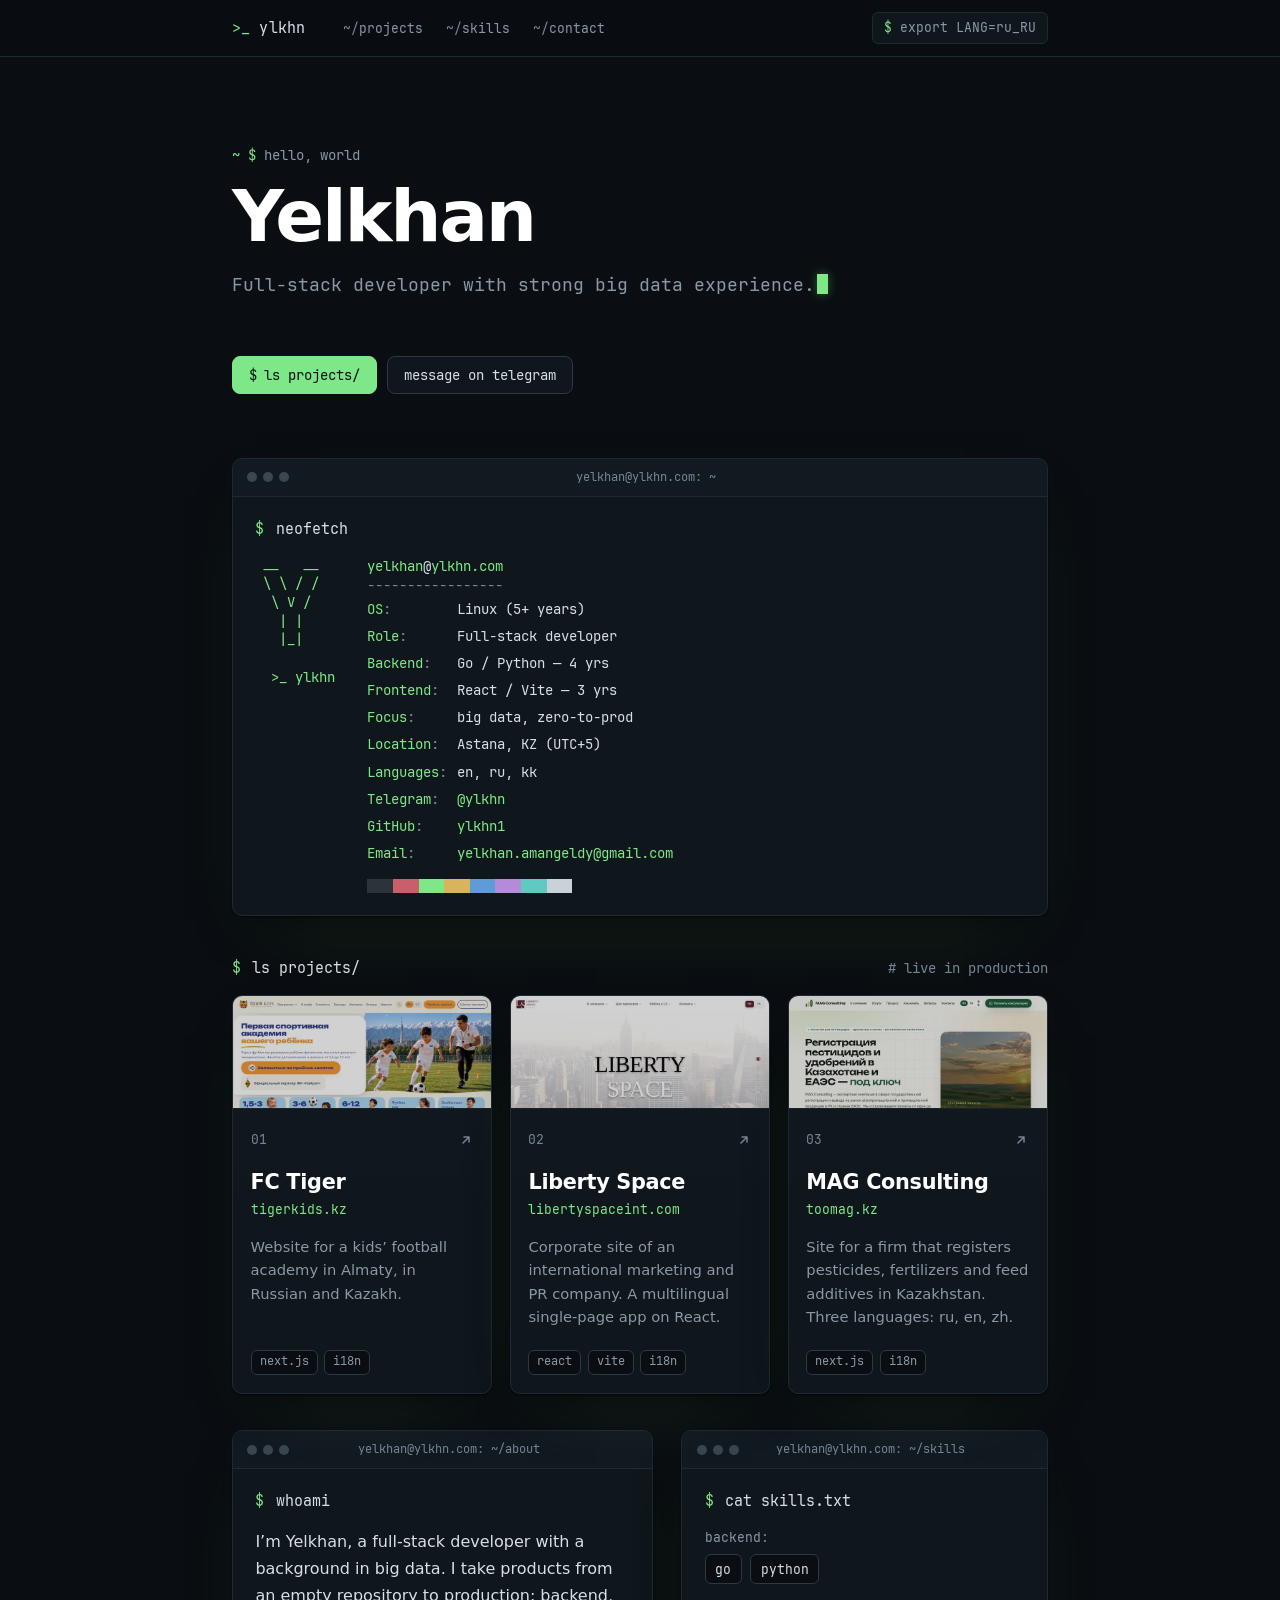
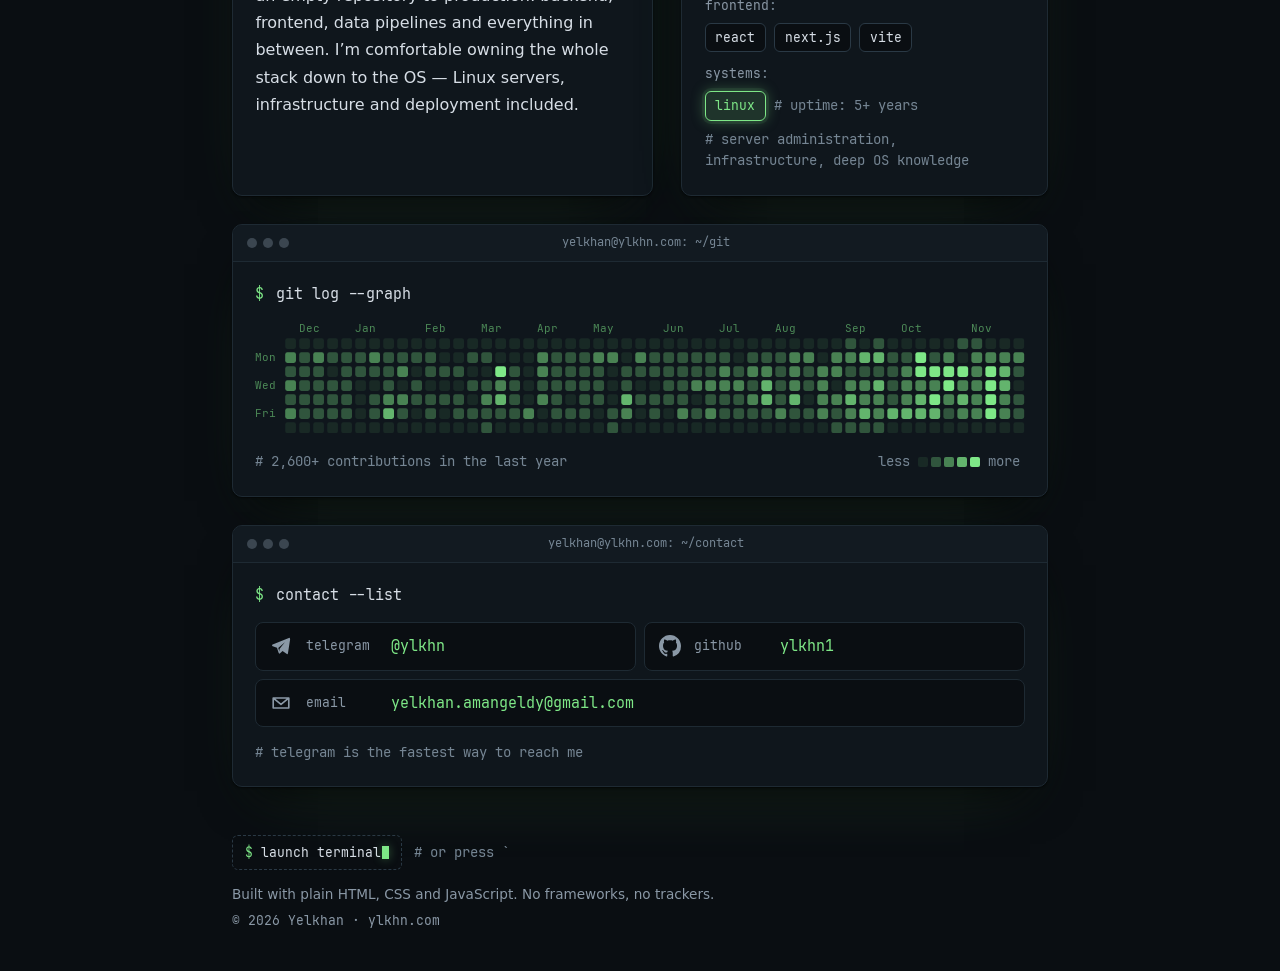
<file: index.html>
<!doctype html>
<html lang="en">
<head>
  <meta charset="utf-8">
  <meta name="viewport" content="width=device-width, initial-scale=1">
  <title>yelkhan@ylkhn.com: ~</title>
  <meta name="description" content="Yelkhan — full-stack developer with strong big data experience. Go, Python, React, advanced Linux. Builds projects from zero to production.">
  <meta name="color-scheme" content="dark">
  <meta name="theme-color" content="#0a0e12">
  <link rel="canonical" href="https://ylkhn.com/">

  <meta property="og:type" content="website">
  <meta property="og:url" content="https://ylkhn.com/">
  <meta property="og:site_name" content="ylkhn.com">
  <meta property="og:title" content="Yelkhan — Full-stack developer">
  <meta property="og:description" content="Full-stack developer with strong big data experience. Go, Python, React, advanced Linux. Builds projects from zero to production.">
  <meta property="og:image" content="https://ylkhn.com/og.png">
  <meta property="og:image:width" content="1200">
  <meta property="og:image:height" content="630">
  <meta property="og:image:alt" content="yelkhan@ylkhn.com:~$ whoami — Full-stack developer">
  <meta name="twitter:card" content="summary_large_image">
  <meta name="twitter:title" content="Yelkhan — Full-stack developer">
  <meta name="twitter:description" content="Full-stack developer with strong big data experience. Go, Python, React, advanced Linux.">
  <meta name="twitter:image" content="https://ylkhn.com/og.png">

  <link rel="icon" href="/favicon.svg" type="image/svg+xml">
  <link rel="apple-touch-icon" href="/apple-touch-icon.png">

  <link rel="preload" href="/assets/fonts/JetBrainsMono-Regular.woff2" as="font" type="font/woff2" crossorigin>
  <link rel="stylesheet" href="/assets/css/style.css">
</head>
<body>
  <a class="skip-link" href="#main" data-i18n="skip">Skip to content</a>

  <header class="site-header">
    <div class="site-header-in">
      <a class="brand mono" href="/" aria-label="ylkhn.com — home">
        <span class="brand-prompt" aria-hidden="true">&gt;_</span> ylkhn
      </a>
      <nav class="site-nav mono" aria-label="Sections">
        <a href="#projects" data-i18n="navProjects">projects</a>
        <a href="#skills" data-i18n="navSkills">skills</a>
        <a href="#contact" data-i18n="navContact">contact</a>
      </nav>
      <button type="button" class="lang-btn mono" id="lang-btn" aria-label="export LANG=ru_RU — Switch to Russian" lang="en">
        <span class="prompt" aria-hidden="true">$</span> <span id="lang-cmd">export LANG=ru_RU</span>
      </button>
    </div>
  </header>

  <main id="main">
    <section class="hero" aria-labelledby="name">
      <p class="hero-eyebrow mono"><span class="prompt" aria-hidden="true">~ $</span> <span data-i18n="eyebrow">hello, world</span></p>
      <h1 id="name" class="hero-name" data-i18n="name">Yelkhan</h1>
      <p class="hero-role mono">
        <span class="role-ghost" id="role-text" data-i18n="role">Full-stack developer with strong big data experience. Builds projects from zero to production.</span>
        <span class="role-typed" aria-hidden="true"><span class="typed" id="role-typed"></span><span class="cursor"></span></span>
      </p>
      <p class="hero-cta mono">
        <a class="btn btn-primary" href="#projects"><span aria-hidden="true">$</span> <span data-i18n="ctaProjects">ls projects/</span></a>
        <a class="btn" href="https://t.me/ylkhn" target="_blank" rel="noopener me" data-i18n="ctaContact">message on telegram</a>
      </p>
    </section>

    <!-- neofetch: main about block -->
    <section class="term" aria-labelledby="h-neofetch">
      <div class="term-bar" aria-hidden="true">
        <span class="dots"><i></i><i></i><i></i></span>
        <span class="term-title mono">yelkhan@ylkhn.com: ~</span>
      </div>
      <div class="term-body">
        <h2 id="h-neofetch" class="cmd mono"><span class="prompt" aria-hidden="true">$</span> neofetch</h2>
        <div class="nf mono">
          <pre class="nf-logo" aria-hidden="true"> __   __
 \ \ / /
  \ V /
   | |
   |_|

  &gt;_ ylkhn</pre>
          <div class="nf-info">
            <p class="nf-head"><span class="nf-user">yelkhan</span>@<span class="nf-user">ylkhn.com</span></p>
            <p class="nf-rule" aria-hidden="true">-----------------</p>
            <dl class="nf-list">
              <div><dt data-nf-l="0">OS</dt><dd data-nf-v="0">Linux (5+ years)</dd></div>
              <div><dt data-nf-l="1">Role</dt><dd data-nf-v="1">Full-stack developer</dd></div>
              <div><dt data-nf-l="2">Backend</dt><dd data-nf-v="2">Go / Python — 4 yrs</dd></div>
              <div><dt data-nf-l="3">Frontend</dt><dd data-nf-v="3">React / Vite — 3 yrs</dd></div>
              <div><dt data-nf-l="4">Focus</dt><dd data-nf-v="4">big data, zero-to-prod</dd></div>
              <div><dt data-nf-l="5">Location</dt><dd data-nf-v="5">Astana, KZ (UTC+5)</dd></div>
              <div><dt data-nf-l="6">Languages</dt><dd data-nf-v="6">en, ru, kk</dd></div>
              <div><dt>Telegram</dt><dd><a href="https://t.me/ylkhn" target="_blank" rel="noopener me">@ylkhn</a></dd></div>
              <div><dt>GitHub</dt><dd><a href="https://github.com/ylkhn1" target="_blank" rel="noopener me">ylkhn1</a></dd></div>
              <div><dt>Email</dt><dd><a href="mailto:yelkhan.amangeldy@gmail.com" rel="me">yelkhan.amangeldy@gmail.com</a></dd></div>
            </dl>
            <div class="nf-palette" aria-hidden="true">
              <i></i><i></i><i></i><i></i><i></i><i></i><i></i><i></i>
            </div>
          </div>
        </div>
      </div>
    </section>

    <!-- projects: text lives in STRINGS (p1..p3) in assets/js/main.js -->
    <section class="projects" id="projects" aria-labelledby="h-projects">
      <div class="section-head">
        <h2 id="h-projects" class="cmd mono"><span class="prompt" aria-hidden="true">$</span> ls projects/</h2>
        <span class="comment mono" data-i18n="projectsNote"># live in production</span>
      </div>
      <ul class="project-grid">
        <li>
          <a class="project" href="https://tigerkids.kz" target="_blank" rel="noopener">
            <img class="project-shot" src="/assets/projects/tigerkids.webp" width="720" height="315" alt="" loading="lazy" decoding="async">
            <span class="project-top mono"><span class="project-num" aria-hidden="true">01</span><svg class="project-arrow" viewBox="0 0 16 16" width="16" height="16" aria-hidden="true" focusable="false"><path fill="none" stroke="currentColor" stroke-width="1.5" stroke-linecap="round" stroke-linejoin="round" d="M5 11 11 5M6 5h5v5"/></svg></span>
            <span class="project-name">FC Tiger</span>
            <span class="project-url mono">tigerkids.kz</span>
            <span class="project-desc" data-i18n="p1">Website for a kids’ football academy in Almaty, in Russian and Kazakh.</span>
            <span class="project-tags"><span class="chip">next.js</span><span class="chip">i18n</span></span>
          </a>
        </li>
        <li>
          <a class="project" href="https://libertyspaceint.com" target="_blank" rel="noopener">
            <img class="project-shot" src="/assets/projects/libertyspace.webp" width="720" height="315" alt="" loading="lazy" decoding="async">
            <span class="project-top mono"><span class="project-num" aria-hidden="true">02</span><svg class="project-arrow" viewBox="0 0 16 16" width="16" height="16" aria-hidden="true" focusable="false"><path fill="none" stroke="currentColor" stroke-width="1.5" stroke-linecap="round" stroke-linejoin="round" d="M5 11 11 5M6 5h5v5"/></svg></span>
            <span class="project-name">Liberty Space</span>
            <span class="project-url mono">libertyspaceint.com</span>
            <span class="project-desc" data-i18n="p2">Corporate site of an international marketing and PR company. A multilingual single-page app on React.</span>
            <span class="project-tags"><span class="chip">react</span><span class="chip">vite</span><span class="chip">i18n</span></span>
          </a>
        </li>
        <li>
          <a class="project" href="https://toomag.kz" target="_blank" rel="noopener">
            <img class="project-shot" src="/assets/projects/toomag.webp" width="720" height="315" alt="" loading="lazy" decoding="async">
            <span class="project-top mono"><span class="project-num" aria-hidden="true">03</span><svg class="project-arrow" viewBox="0 0 16 16" width="16" height="16" aria-hidden="true" focusable="false"><path fill="none" stroke="currentColor" stroke-width="1.5" stroke-linecap="round" stroke-linejoin="round" d="M5 11 11 5M6 5h5v5"/></svg></span>
            <span class="project-name">MAG Consulting</span>
            <span class="project-url mono">toomag.kz</span>
            <span class="project-desc" data-i18n="p3">Site for a firm that registers pesticides, fertilizers and feed additives in Kazakhstan. Three languages: ru, en, zh.</span>
            <span class="project-tags"><span class="chip">next.js</span><span class="chip">i18n</span></span>
          </a>
        </li>
      </ul>
    </section>

    <div class="duo">
      <section class="term" aria-labelledby="h-whoami">
        <div class="term-bar" aria-hidden="true">
          <span class="dots"><i></i><i></i><i></i></span>
          <span class="term-title mono">yelkhan@ylkhn.com: ~/about</span>
        </div>
        <div class="term-body">
          <h2 id="h-whoami" class="cmd mono"><span class="prompt" aria-hidden="true">$</span> whoami</h2>
          <p class="out" data-i18n="whoami">I’m Yelkhan, a full-stack developer with a background in big data. I take products from an empty repository to production: backend, frontend, data pipelines and everything in between. I’m comfortable owning the whole stack down to the OS — Linux servers, infrastructure and deployment included.</p>
        </div>
      </section>

      <section class="term" id="skills" aria-labelledby="h-skills">
        <div class="term-bar" aria-hidden="true">
          <span class="dots"><i></i><i></i><i></i></span>
          <span class="term-title mono">yelkhan@ylkhn.com: ~/skills</span>
        </div>
        <div class="term-body">
          <h2 id="h-skills" class="cmd mono"><span class="prompt" aria-hidden="true">$</span> cat skills.txt</h2>
          <dl class="skills">
            <div class="skill-row">
              <dt class="mono" data-i18n="backend">Backend</dt>
              <dd><span class="chip">go</span><span class="chip">python</span></dd>
            </div>
            <div class="skill-row">
              <dt class="mono" data-i18n="frontend">Frontend</dt>
              <dd><span class="chip">react</span><span class="chip">next.js</span><span class="chip">vite</span></dd>
            </div>
            <div class="skill-row">
              <dt class="mono" data-i18n="systems">Systems</dt>
              <dd>
                <span class="chip chip-accent">linux</span>
                <span class="comment mono chip-note" data-i18n="linuxUptime"># uptime: 5+ years</span>
                <span class="comment mono" data-i18n="linuxNote"># server administration, infrastructure, deep OS knowledge</span>
              </dd>
            </div>
          </dl>
        </div>
      </section>
    </div>

    <!-- github contribution calendar: assets/contributions.svg, regenerated daily by .github/workflows/contributions.yml -->
    <section class="term" aria-labelledby="h-contrib">
      <div class="term-bar" aria-hidden="true">
        <span class="dots"><i></i><i></i><i></i></span>
        <span class="term-title mono">yelkhan@ylkhn.com: ~/git</span>
      </div>
      <div class="term-body">
        <h2 id="h-contrib" class="cmd mono"><span class="prompt" aria-hidden="true">$</span> git log --graph</h2>
        <div class="contrib" id="contrib" data-src="/assets/contributions.svg">
          <noscript><img class="contrib-img" src="/assets/contributions.svg" width="714" height="104" alt="GitHub contribution calendar for the last year"></noscript>
        </div>
        <p class="contrib-foot mono">
          <span class="comment" id="contrib-caption"># GitHub contributions in the last year</span>
          <span class="contrib-legend comment" aria-hidden="true">
            <span data-i18n="less">less</span><i></i><i></i><i></i><i></i><i></i><span data-i18n="more">more</span>
          </span>
        </p>
      </div>
    </section>

    <section class="term" id="contact" aria-labelledby="h-contact">
      <div class="term-bar" aria-hidden="true">
        <span class="dots"><i></i><i></i><i></i></span>
        <span class="term-title mono">yelkhan@ylkhn.com: ~/contact</span>
      </div>
      <div class="term-body">
        <h2 id="h-contact" class="cmd mono"><span class="prompt" aria-hidden="true">$</span> contact --list</h2>
        <ul class="contacts">
          <li>
            <a class="contact-link" href="https://t.me/ylkhn" target="_blank" rel="noopener me" aria-label="Telegram: @ylkhn">
              <svg class="icon" viewBox="0 0 24 24" width="22" height="22" aria-hidden="true" focusable="false"><path fill="currentColor" d="M21.6 3.3a1 1 0 0 0-1.06-.16L2.9 10.34a1.02 1.02 0 0 0 .1 1.92l4.6 1.53 1.78 5.7a1 1 0 0 0 1.66.4l2.65-2.55 4.34 3.2a1 1 0 0 0 1.57-.6l2.35-15.4a1 1 0 0 0-.35-.94ZM9.3 14.02l6.9-6.24-5.62 7.32a1 1 0 0 0-.2.55l-.16 2.45-1.03-3.3a1 1 0 0 1 .11-.78Z"/></svg>
              <span class="contact-label mono">telegram</span>
              <span class="contact-value mono">@ylkhn</span>
            </a>
          </li>
          <li>
            <a class="contact-link" href="https://github.com/ylkhn1" target="_blank" rel="noopener me" aria-label="GitHub: ylkhn1">
              <svg class="icon" viewBox="0 0 16 16" width="22" height="22" aria-hidden="true" focusable="false"><path fill="currentColor" d="M8 0C3.58 0 0 3.58 0 8c0 3.54 2.29 6.53 5.47 7.59.4.07.55-.17.55-.38 0-.19-.01-.82-.01-1.49-2.01.37-2.53-.49-2.69-.94-.09-.23-.48-.94-.82-1.13-.28-.15-.68-.52-.01-.53.63-.01 1.08.58 1.23.82.72 1.21 1.87.87 2.33.66.07-.52.28-.87.51-1.07-1.78-.2-3.64-.89-3.64-3.95 0-.87.31-1.59.82-2.15-.08-.2-.36-1.02.08-2.12 0 0 .67-.21 2.2.82.64-.18 1.32-.27 2-.27.68 0 1.36.09 2 .27 1.53-1.04 2.2-.82 2.2-.82.44 1.1.16 1.92.08 2.12.51.56.82 1.27.82 2.15 0 3.07-1.87 3.75-3.65 3.95.29.25.54.73.54 1.48 0 1.07-.01 1.93-.01 2.2 0 .21.15.46.55.38A8.01 8.01 0 0 0 16 8c0-4.42-3.58-8-8-8Z"/></svg>
              <span class="contact-label mono">github</span>
              <span class="contact-value mono">ylkhn1</span>
            </a>
          </li>
          <li>
            <a class="contact-link" href="mailto:yelkhan.amangeldy@gmail.com" rel="me" aria-label="Email: yelkhan.amangeldy@gmail.com">
              <svg class="icon" viewBox="0 0 24 24" width="22" height="22" aria-hidden="true" focusable="false"><path fill="none" stroke="currentColor" stroke-width="1.8" stroke-linecap="round" stroke-linejoin="round" d="M3.5 6.5h17v11h-17zM4 7l8 6.5L20 7"/></svg>
              <span class="contact-label mono">email</span>
              <span class="contact-value mono">yelkhan.amangeldy@gmail.com</span>
            </a>
          </li>
        </ul>
        <p class="comment mono" data-i18n="contactNote"># telegram is the fastest way to reach me</p>
      </div>
    </section>
  </main>

  <footer class="site-footer">
    <p class="launch-row mono">
      <button type="button" class="launch mono" id="tty-open">
        <span class="prompt" aria-hidden="true">$</span> <span data-i18n="launch">launch terminal</span><span class="cursor cursor-sm" aria-hidden="true"></span>
      </button>
      <span class="comment" data-i18n="launchHint"># or press `</span>
    </p>
    <p data-i18n="footer">Built with plain HTML, CSS and JavaScript. No frameworks, no trackers.</p>
    <p class="mono muted">© <span id="year">2026</span> Yelkhan · ylkhn.com</p>
  </footer>

  <!-- easter egg: interactive terminal -->
  <dialog class="tty" id="tty" aria-label="Interactive terminal">
    <div class="term-bar">
      <span class="dots" aria-hidden="true"><i></i><i></i><i></i></span>
      <span class="term-title mono">visitor@ylkhn.com: ~ — bash</span>
      <button type="button" class="tty-close mono" id="tty-close" aria-label="Close terminal">×</button>
    </div>
    <div class="tty-body mono" id="tty-body">
      <div class="tty-out" id="tty-out" role="log" aria-live="polite"></div>
      <form class="tty-line" id="tty-form" autocomplete="off">
        <label for="tty-in"><span class="tty-user">visitor@ylkhn.com</span>:<span class="tty-path">~</span>$</label>
        <input class="tty-in mono" id="tty-in" type="text" autocomplete="off" autocapitalize="off" spellcheck="false" aria-label="Command">
      </form>
    </div>
  </dialog>

  <script src="/assets/js/main.js" defer></script>
  <script src="/assets/js/terminal.js" defer></script>
</body>
</html>
</file>
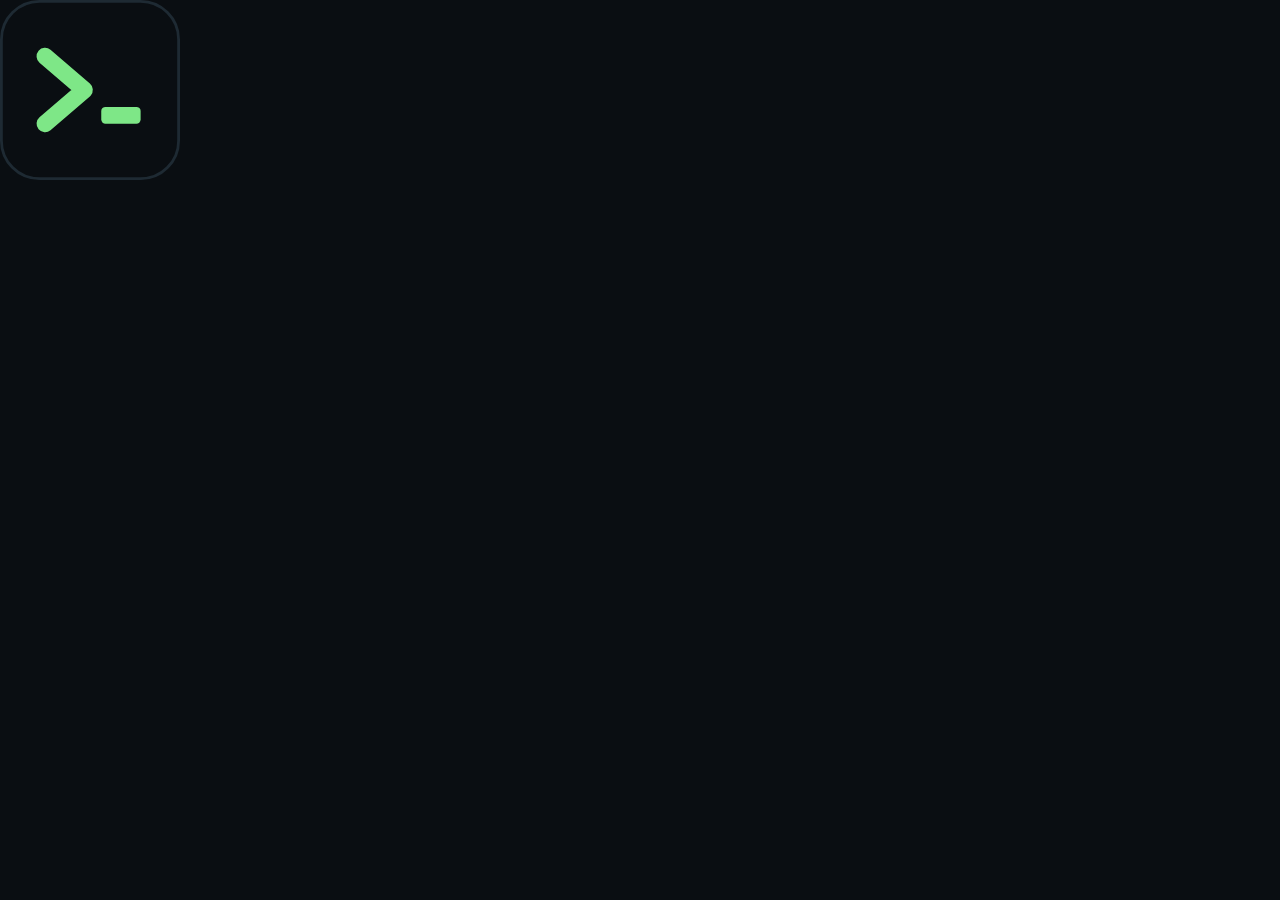
<file: tools/icon.html>
<!doctype html><meta charset="utf-8">
<style>html,body{margin:0;width:180px;height:180px;background:#0a0e12;overflow:hidden}img{display:block;width:180px;height:180px}</style>
<img src="../favicon.svg" alt="">
</file>
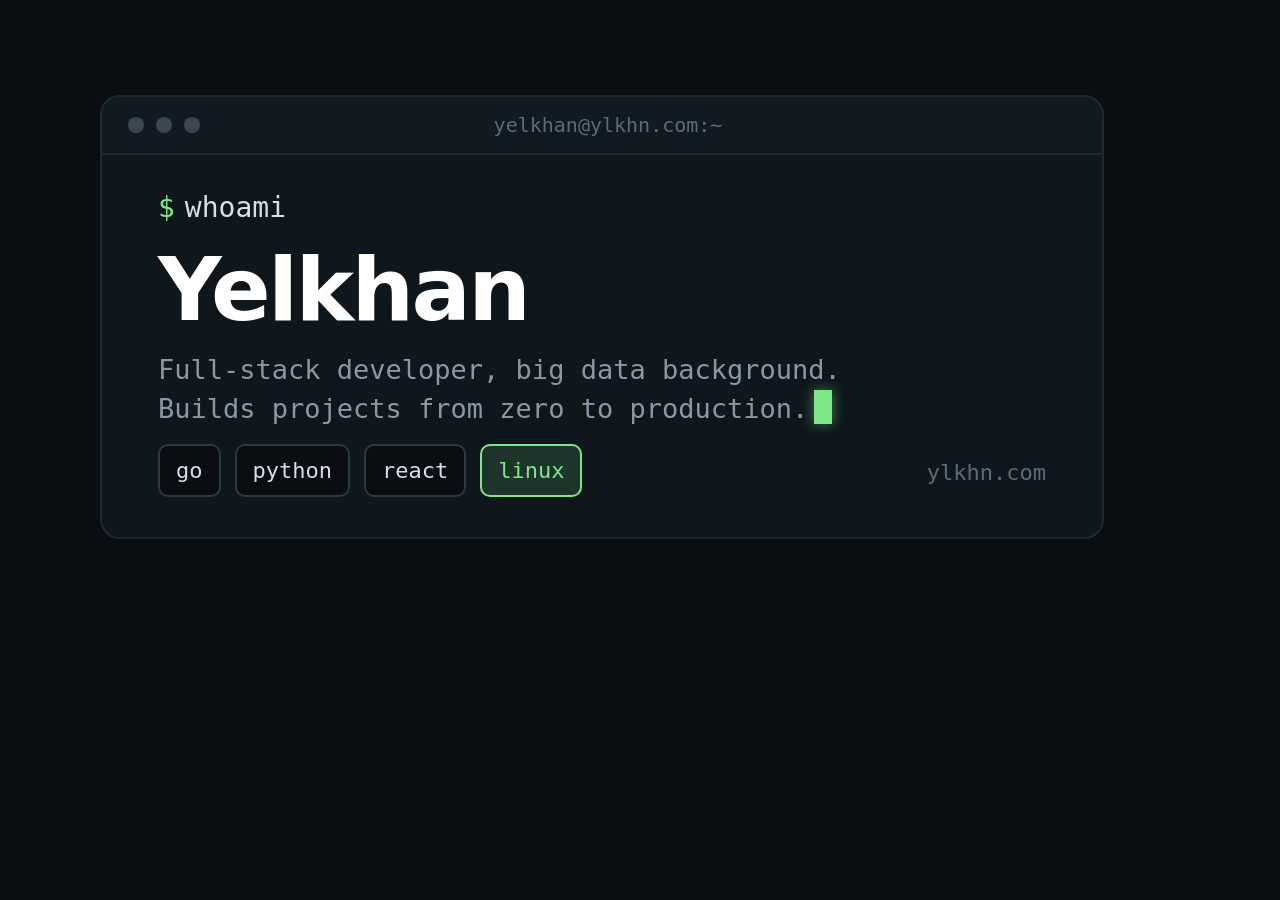
<file: tools/og.html>
<!doctype html>
<html lang="en">
<head>
<meta charset="utf-8">
<style>
  html, body { margin: 0; width: 1200px; height: 630px; background: #0a0e12; overflow: hidden; }
  body { font-family: system-ui, -apple-system, "Segoe UI", Roboto, "Noto Sans", sans-serif; color: #d7dee6; position: relative; }
  .glow { position: absolute; inset: -30% 0 auto 0; height: 60%; background: radial-gradient(50% 60% at 50% 0%, rgba(126,231,135,.12), transparent 70%); }
  .term { position: absolute; left: 100px; top: 95px; width: 1000px; height: 440px; background: #0f161c; border: 2px solid #1e2a33; border-radius: 20px; overflow: hidden; }
  .bar { height: 56px; background: #121a21; border-bottom: 2px solid #1e2a33; display: flex; align-items: center; padding: 0 26px; gap: 12px; }
  .bar i { width: 16px; height: 16px; border-radius: 50%; background: #3b4650; display: block; }
  .bar span { flex: 1; text-align: center; margin-right: 72px; font: 20px "JetBrains Mono", monospace; color: #5c6b78; }
  .body { padding: 36px 56px; }
  .cmd { font: 28px "JetBrains Mono", monospace; color: #d7dee6; margin: 0 0 22px; }
  .cmd b { color: #7ee787; font-weight: 400; margin-right: 10px; }
  h1 { margin: 0 0 16px; font-size: 88px; letter-spacing: -0.03em; line-height: 1; color: #fff; font-weight: 700; }
  p { margin: 0; font: 27px/1.45 "JetBrains Mono", monospace; color: #8a98a6; max-width: 860px; }
  .cur { display: inline-block; width: 18px; height: 34px; background: #7ee787; vertical-align: -6px; margin-left: 6px; box-shadow: 0 0 14px rgba(126,231,135,.5); }
  .chips { position: absolute; left: 56px; bottom: 40px; display: flex; gap: 14px; }
  .chip { font: 22px "JetBrains Mono", monospace; padding: 12px 16px; border: 2px solid #2a3945; border-radius: 10px; background: #0a0e12; color: #d7dee6; }
  .chip.a { color: #7ee787; border-color: #7ee787; background: rgba(126,231,135,.14); }
  .url { position: absolute; right: 56px; bottom: 52px; font: 22px "JetBrains Mono", monospace; color: #5c6b78; }
</style>
</head>
<body>
  <div class="glow"></div>
  <div class="term">
    <div class="bar"><i></i><i></i><i></i><span>yelkhan@ylkhn.com:~</span></div>
    <div class="body">
      <div class="cmd"><b>$</b>whoami</div>
      <h1>Yelkhan</h1>
      <p>Full-stack developer, big data background.<br>Builds projects from zero to production.<span class="cur"></span></p>
    </div>
    <div class="chips"><span class="chip">go</span><span class="chip">python</span><span class="chip">react</span><span class="chip a">linux</span></div>
    <div class="url">ylkhn.com</div>
  </div>
</body>
</html>
</file>
<file: assets/css/style.css>
/* ---------- fonts ---------- */
@font-face {
  font-family: "JetBrains Mono";
  src: url("/assets/fonts/JetBrainsMono-Regular.woff2") format("woff2");
  font-weight: 400;
  font-style: normal;
  font-display: swap;
}

/* ---------- tokens ---------- */
:root {
  color-scheme: dark;

  --bg: #0a0e12;
  --bg-elev: #0f161c;
  --bg-bar: #121a21;
  --border: #1e2a33;
  --border-strong: #2a3945;

  --text: #d7dee6;
  --text-muted: #8a98a6;
  --text-dim: #758593;

  --accent: #7ee787;
  --accent-dim: rgba(126, 231, 135, 0.14);
  --accent-glow: rgba(126, 231, 135, 0.35);

  --dot-1: #3b4650;
  --dot-2: #3b4650;
  --dot-3: #3b4650;

  --sans: system-ui, -apple-system, "Segoe UI", Roboto, "Helvetica Neue", Arial, "Noto Sans", sans-serif;
  --mono: "JetBrains Mono", ui-monospace, SFMono-Regular, Menlo, Consolas, "Liberation Mono", monospace;

  /* depth on a near-black page: a top highlight, a tight contact shadow,
     a wide soft drop and a faint accent-tinted ambient glow */
  --shadow:
    inset 0 1px 0 rgba(255, 255, 255, 0.05),
    0 1px 2px rgba(0, 0, 0, 0.6),
    0 22px 44px -18px rgba(0, 0, 0, 0.9),
    0 30px 70px -34px rgba(126, 231, 135, 0.22);
  --shadow-hover:
    inset 0 1px 0 rgba(255, 255, 255, 0.07),
    0 1px 2px rgba(0, 0, 0, 0.6),
    0 28px 52px -18px rgba(0, 0, 0, 0.95),
    0 34px 80px -30px rgba(126, 231, 135, 0.4);

  --radius: 10px;
  --maxw: 54rem;
  --pad: 1rem;
}

@media (min-width: 40em) {
  :root { --pad: 1.5rem; }
}

/* ---------- reset ---------- */
*, *::before, *::after { box-sizing: border-box; }

html {
  -webkit-text-size-adjust: 100%;
  scroll-behavior: smooth;
  scroll-padding-top: 4.5rem;
}

body {
  margin: 0;
  min-height: 100dvh;
  background: var(--bg);
  color: var(--text);
  font-family: var(--sans);
  font-size: 1rem;
  line-height: 1.6;
  -webkit-font-smoothing: antialiased;
  text-rendering: optimizeLegibility;
  overflow-x: hidden;
}

/* subtle scanlines, static, near-invisible */
body::before {
  content: "";
  position: fixed;
  inset: 0;
  z-index: 0;
  pointer-events: none;
  background: repeating-linear-gradient(
    to bottom,
    rgba(255, 255, 255, 0.025) 0px,
    rgba(255, 255, 255, 0.025) 1px,
    transparent 1px,
    transparent 3px
  );
  mix-blend-mode: overlay;
}

/* soft accent glow at the top */
body::after {
  content: "";
  position: fixed;
  inset: -20% 0 auto 0;
  height: 50vh;
  z-index: 0;
  pointer-events: none;
  background: radial-gradient(60% 60% at 50% 0%, rgba(126, 231, 135, 0.07), transparent 70%);
}

main, .site-footer { position: relative; z-index: 1; }

h1, h2, p, ol, ul, dl, dd { margin: 0; }
ol, ul { padding: 0; list-style: none; }
a { color: var(--accent); text-decoration: none; }
a:hover { text-decoration: underline; text-underline-offset: 0.2em; }
svg { display: inline-block; vertical-align: middle; }

.mono { font-family: var(--mono); font-feature-settings: "calt" 1, "liga" 1; }
.muted { color: var(--text-muted); }
.prompt { color: var(--accent); }
.comment { color: var(--text-dim); font-size: 0.85rem; }

:focus-visible {
  outline: 2px solid var(--accent);
  outline-offset: 3px;
  border-radius: 4px;
}

.skip-link {
  position: absolute;
  top: -100px;
  left: var(--pad);
  padding: 0.5rem 0.75rem;
  background: var(--accent);
  color: var(--bg);
  font-family: var(--mono);
  border-radius: 6px;
  z-index: 10;
}
.skip-link:focus { top: 0.75rem; text-decoration: none; }

/* ---------- header ---------- */
.site-header {
  position: sticky;
  top: 0;
  z-index: 5;
  background: rgba(10, 14, 18, 0.78);
  -webkit-backdrop-filter: blur(10px);
  backdrop-filter: blur(10px);
  border-bottom: 1px solid var(--border);
}
.site-header-in {
  max-width: var(--maxw);
  margin: 0 auto;
  padding: 0.7rem var(--pad);
  display: flex;
  align-items: center;
  gap: 1rem;
}

.site-nav {
  display: none;
  gap: 0.25rem;
  margin-left: 0.75rem;
  font-size: 0.82rem;
}
@media (min-width: 36em) { .site-nav { display: flex; } }
.site-nav a {
  color: var(--text-muted);
  padding: 0.4rem 0.6rem;
  border-radius: 6px;
  transition: color 0.15s, background-color 0.15s;
}
.site-nav a::before { content: "~/"; color: var(--text-dim); }
.site-nav a:hover { color: var(--text); background: var(--accent-dim); text-decoration: none; }

.brand {
  color: var(--text);
  font-size: 0.95rem;
  letter-spacing: 0.01em;
}
.brand:hover { text-decoration: none; color: var(--accent); }
.brand-prompt { color: var(--accent); }

.lang-btn {
  appearance: none;
  border: 1px solid var(--border);
  border-radius: 6px;
  margin: 0;
  background: var(--bg-elev);
  color: var(--text-muted);
  font-size: 0.8rem;
  line-height: 1;
  padding: 0.55rem 0.7rem;
  cursor: pointer;
  white-space: nowrap;
  margin-left: auto;
  transition: color 0.15s, border-color 0.15s, background-color 0.15s;
}
.lang-btn:hover {
  color: var(--text);
  border-color: var(--border-strong);
  background: var(--accent-dim);
}

/* ---------- layout ---------- */
main {
  max-width: var(--maxw);
  margin: 0 auto;
  padding: 1.5rem var(--pad) 2rem;
  display: grid;
  grid-template-columns: minmax(0, 1fr);
  gap: 1.75rem;
}

.duo { display: grid; grid-template-columns: minmax(0, 1fr); gap: 1.75rem; }
@media (min-width: 52em) {
  .duo { grid-template-columns: minmax(0, 1.15fr) minmax(0, 1fr); }
}

/* ---------- hero ---------- */
.hero {
  padding: 2.5rem 0 1.5rem;
}
@media (min-width: 40em) {
  .hero { padding: 4rem 0 2.25rem; }
}

.hero-eyebrow {
  color: var(--text-muted);
  font-size: 0.85rem;
  margin-bottom: 0.75rem;
}

.hero-name {
  font-size: clamp(2.75rem, 10vw, 4.5rem);
  font-weight: 700;
  letter-spacing: -0.03em;
  line-height: 1.05;
  color: #fff;
  margin-bottom: 1rem;
}

/* The role line: ghost text reserves the exact final height (no layout shift);
   the typed overlay is absolutely positioned on top of it. */
.hero-role {
  position: relative;
  font-size: clamp(0.95rem, 2.6vw, 1.15rem);
  line-height: 1.55;
  color: var(--text-muted);
  max-width: 38rem;
}
.role-ghost {
  color: transparent;
  user-select: none;
  pointer-events: none;
}
.role-typed {
  position: absolute;
  inset: 0;
  color: var(--text-muted);
  overflow-wrap: anywhere;
}
.cursor {
  display: inline-block;
  width: 0.6em;
  height: 1.1em;
  margin-left: 0.1em;
  vertical-align: -0.2em;
  background: var(--accent);
  box-shadow: 0 0 10px var(--accent-glow);
  animation: blink 1.1s steps(1, end) infinite;
}
@keyframes blink { 50% { opacity: 0; } }

.hero-cta { display: flex; flex-wrap: wrap; gap: 0.6rem; margin-top: 1.75rem; }
.btn {
  display: inline-flex;
  align-items: center;
  gap: 0.5em;
  padding: 0.7rem 1rem;
  border: 1px solid var(--border-strong);
  border-radius: 8px;
  background: var(--bg-elev);
  color: var(--text);
  font-size: 0.88rem;
  line-height: 1;
  transition: border-color 0.15s, background-color 0.15s, box-shadow 0.15s;
}
.btn:hover { text-decoration: none; border-color: var(--accent); background: var(--accent-dim); }
.btn-primary {
  background: var(--accent);
  border-color: var(--accent);
  color: var(--bg);
}
.btn-primary:hover { background: #9af0a1; box-shadow: 0 0 22px var(--accent-glow); }

/* ---------- projects ---------- */
.projects { display: grid; gap: 0.9rem; padding: 0.75rem 0 0.5rem; }
.section-head {
  display: flex;
  flex-wrap: wrap;
  align-items: baseline;
  justify-content: space-between;
  gap: 0.35rem 1rem;
}
.project-grid { display: grid; grid-template-columns: minmax(0, 1fr); gap: 1.1rem; }
@media (min-width: 52em) {
  .project-grid { grid-template-columns: repeat(3, minmax(0, 1fr)); }
}
.project-grid li { display: flex; }
.project {
  position: relative;
  flex: 1;
  display: flex;
  flex-direction: column;
  gap: 0.3rem;
  padding: 1.1rem 1.1rem 1.15rem;
  border: 1px solid var(--border);
  border-radius: var(--radius);
  background: linear-gradient(180deg, var(--bg-bar), var(--bg-elev) 55%);
  color: var(--text);
  overflow: hidden;
  box-shadow: var(--shadow);
  transition: border-color 0.2s, transform 0.2s, box-shadow 0.25s;
}
.project::before {
  content: "";
  position: absolute;
  inset: 0 0 auto 0;
  height: 2px;
  background: var(--accent);
  opacity: 0;
  transition: opacity 0.2s;
}
.project:hover,
.project:focus-visible {
  text-decoration: none;
  border-color: var(--accent);
  transform: translateY(-3px);
  box-shadow: var(--shadow-hover);
}
.project:hover::before,
.project:focus-visible::before { opacity: 1; }
.project-shot {
  display: block;
  width: calc(100% + 2.2rem);
  max-width: none;
  height: auto;
  margin: -1.1rem -1.1rem 1rem;
  aspect-ratio: 16 / 7;
  object-fit: cover;
  object-position: top;
  border-bottom: 1px solid var(--border);
  background: var(--bg);
  /* the sites are light; keep them from glaring on the dark page */
  filter: brightness(0.82) saturate(0.9);
  transition: filter 0.25s;
}
.project:hover .project-shot,
.project:focus-visible .project-shot { filter: none; }
.project-top {
  display: flex;
  align-items: center;
  justify-content: space-between;
  margin-bottom: 0.9rem;
  font-size: 0.8rem;
  color: var(--text-dim);
}
.project-arrow { color: var(--text-dim); transition: color 0.2s, transform 0.2s; }
.project:hover .project-arrow,
.project:focus-visible .project-arrow { color: var(--accent); transform: translate(2px, -2px); }
.project-name {
  font-size: 1.3rem;
  font-weight: 700;
  letter-spacing: -0.015em;
  line-height: 1.2;
  color: #fff;
}
.project-url { font-size: 0.82rem; color: var(--accent); overflow-wrap: anywhere; }
.project-desc {
  margin-top: 0.6rem;
  font-size: 0.92rem;
  line-height: 1.6;
  color: var(--text-muted);
}
.project-tags {
  display: flex;
  flex-wrap: wrap;
  gap: 0.4rem;
  margin-top: auto;
  padding-top: 1rem;
}
.project-tags .chip { font-size: 0.74rem; padding: 0.35rem 0.5rem; color: var(--text-muted); }

/* ---------- terminal window ---------- */
.term {
  background: var(--bg-elev);
  border: 1px solid var(--border);
  border-radius: var(--radius);
  overflow: hidden;
  box-shadow: var(--shadow);
  transition: border-color 0.2s, box-shadow 0.25s;
}
.term:hover { border-color: var(--border-strong); box-shadow: var(--shadow-hover); }

.term-bar {
  display: flex;
  align-items: center;
  gap: 0.75rem;
  padding: 0.55rem 0.9rem;
  background: var(--bg-bar);
  border-bottom: 1px solid var(--border);
}
.dots { display: inline-flex; gap: 6px; }
.dots i {
  width: 10px;
  height: 10px;
  border-radius: 50%;
  background: var(--dot-1);
}
.term-title {
  flex: 1;
  text-align: center;
  font-size: 0.75rem;
  color: var(--text-dim);
  /* keep title balanced against the dots on the left */
  margin-right: 42px;
  white-space: nowrap;
  overflow: hidden;
  text-overflow: ellipsis;
}

.term-body {
  padding: 1.1rem 1rem 1.2rem;
  display: grid;
  gap: 0.9rem;
}
@media (min-width: 40em) {
  .term-body { padding: 1.25rem 1.4rem 1.4rem; }
}

.cmd {
  font-size: 0.95rem;
  font-weight: 400;
  color: var(--text);
  overflow-wrap: anywhere;
}
.cmd .prompt { margin-right: 0.15em; }

.out {
  color: var(--text);
  font-size: 1rem;
  line-height: 1.7;
  max-width: 60ch;
}

/* skills */
.skills { display: grid; gap: 0.75rem; }
.skill-row {
  display: grid;
  grid-template-columns: 1fr;
  gap: 0.4rem;
  align-items: baseline;
}
@media (min-width: 30em) {
  .skill-row { grid-template-columns: 7.5rem 1fr; gap: 0.75rem; }
}
@media (min-width: 52em) {
  /* side by side with whoami the window is narrow: label above the chips */
  .duo .skill-row { grid-template-columns: 1fr; gap: 0.4rem; }
}
.skill-row dt {
  font-size: 0.8rem;
  color: var(--text-muted);
  text-transform: lowercase;
}
.skill-row dt::after { content: ":"; color: var(--text-dim); }
.skill-row dd {
  display: flex;
  flex-wrap: wrap;
  align-items: center;
  gap: 0.5rem;
}
.skill-row dd .comment { flex-basis: 100%; }
.skill-row dd .chip-note { flex-basis: auto; }

.chip {
  display: inline-block;
  font-family: var(--mono);
  font-size: 0.82rem;
  line-height: 1;
  padding: 0.45rem 0.6rem;
  border: 1px solid var(--border-strong);
  border-radius: 6px;
  background: var(--bg);
  color: var(--text);
  white-space: nowrap;
}
.chip-accent {
  color: var(--accent);
  border-color: var(--accent);
  background: var(--accent-dim);
  box-shadow: 0 0 0 3px rgba(126, 231, 135, 0.08), 0 0 14px var(--accent-glow);
}

/* contributions (inline SVG drawn with currentColor; see tools/contributions.py) */
.contrib {
  min-height: 6rem;
  overflow-x: auto;
  overscroll-behavior-x: contain;
  scrollbar-width: thin;
  scrollbar-color: var(--border-strong) transparent;
  padding-bottom: 0.25rem;
}
.contrib svg,
.contrib-img {
  display: block;
  width: 100%;
  min-width: 38rem; /* below this the window scrolls sideways instead of shrinking the squares */
  height: auto;
  color: var(--accent);
  font-family: var(--mono);
}
.contrib rect:hover { stroke: var(--text); stroke-width: 1; }
.contrib-foot {
  display: flex;
  flex-wrap: wrap;
  align-items: center;
  justify-content: space-between;
  gap: 0.35rem 1rem;
}
.contrib-legend { display: inline-flex; align-items: center; gap: 3px; }
.contrib-legend span { margin: 0 0.3rem; }
.contrib-legend i {
  display: block;
  width: 10px;
  height: 10px;
  border-radius: 2px;
  background: var(--accent);
}
.contrib-legend i:nth-of-type(1) { opacity: 0.09; }
.contrib-legend i:nth-of-type(2) { opacity: 0.3; }
.contrib-legend i:nth-of-type(3) { opacity: 0.52; }
.contrib-legend i:nth-of-type(4) { opacity: 0.76; }
.contrib-legend i:nth-of-type(5) { opacity: 1; }

/* contacts */
.contacts { display: grid; gap: 0.5rem; }
@media (min-width: 40em) {
  .contacts { grid-template-columns: 1fr 1fr; }
  .contacts li:last-child:nth-child(odd) { grid-column: 1 / -1; }
}
.contact-link {
  display: grid;
  grid-template-columns: 22px auto 1fr;
  align-items: center;
  gap: 0.85rem;
  padding: 0.7rem 0.85rem;
  border: 1px solid var(--border);
  border-radius: 8px;
  color: var(--text);
  background: var(--bg);
  transition: border-color 0.15s, background-color 0.15s, transform 0.15s;
}
.contact-link:hover,
.contact-link:focus-visible {
  text-decoration: none;
  border-color: var(--accent);
  background: var(--accent-dim);
}
.contact-link .icon { color: var(--text-muted); transition: color 0.15s; }
.contact-link:hover .icon,
.contact-link:focus-visible .icon { color: var(--accent); }
.contact-label { font-size: 0.8rem; color: var(--text-muted); min-width: 4.5rem; }
.contact-value { color: var(--accent); font-size: 0.95rem; overflow-wrap: anywhere; }
.contact-link:hover .contact-value { text-decoration: underline; text-underline-offset: 0.2em; }

/* neofetch */
.nf {
  display: grid;
  grid-template-columns: 1fr;
  gap: 1rem;
  font-size: 0.9rem;
  line-height: 1.55;
}
@media (min-width: 40em) {
  .nf { grid-template-columns: auto 1fr; gap: 2rem; align-items: start; }
}
.nf-logo {
  display: none;
  margin: 0;
  color: var(--accent);
  font: inherit;
  line-height: 1.3;
  white-space: pre;
}
@media (min-width: 40em) { .nf-logo { display: block; } }
.nf-head { color: var(--text); }
.nf-user { color: var(--accent); }
.nf-rule { color: var(--text-dim); line-height: 1; margin-bottom: 0.35rem; }
.nf-list { display: grid; grid-template-columns: max-content 1fr; gap: 0.3rem 0.6rem; }
.nf-list > div { display: contents; }
.nf-list dt { color: var(--accent); }
.nf-list dt::after { content: ":"; color: var(--text-dim); }
.nf-list dd { color: var(--text); overflow-wrap: anywhere; }
.nf-list dd a { display: inline-block; padding: 0.2rem 0.15rem; margin: -0.2rem -0.15rem; border-radius: 4px; }
.nf-palette { display: flex; gap: 0; margin-top: 0.9rem; }
.nf-palette i { width: 1.6rem; height: 0.9rem; display: block; }
.nf-palette i:nth-child(1) { background: #2b333b; }
.nf-palette i:nth-child(2) { background: #c95f6a; }
.nf-palette i:nth-child(3) { background: #7ee787; }
.nf-palette i:nth-child(4) { background: #d9b45f; }
.nf-palette i:nth-child(5) { background: #5f9ad9; }
.nf-palette i:nth-child(6) { background: #b48ad9; }
.nf-palette i:nth-child(7) { background: #5fc9c2; }
.nf-palette i:nth-child(8) { background: #c9d1d9; }

/* ---------- footer ---------- */
.site-footer {
  max-width: var(--maxw);
  margin: 0 auto;
  padding: 1rem var(--pad) 2.5rem;
  display: grid;
  gap: 0.35rem;
  color: var(--text-muted);
  font-size: 0.85rem;
}
.site-footer .mono { font-size: 0.8rem; }

.launch-row { display: flex; flex-wrap: wrap; gap: 0.35rem 0.75rem; align-items: center; margin-bottom: 0.5rem; }
.launch {
  appearance: none;
  border: 1px dashed var(--border-strong);
  border-radius: 6px;
  background: transparent;
  color: var(--text);
  font-size: 0.85rem;
  padding: 0.5rem 0.75rem;
  cursor: pointer;
  transition: border-color 0.15s, background-color 0.15s;
}
.launch:hover { border-color: var(--accent); background: var(--accent-dim); }
.cursor-sm { width: 0.5em; height: 1em; vertical-align: -0.15em; }

/* ---------- interactive terminal (dialog) ---------- */
.tty {
  width: min(100% - 2rem, 46rem);
  max-height: min(80dvh, 34rem);
  margin: auto;
  padding: 0;
  border: 1px solid var(--border-strong);
  border-radius: var(--radius);
  background: var(--bg-elev);
  color: var(--text);
  box-shadow: 0 30px 80px -20px rgba(0, 0, 0, 0.9);
  display: none;
  flex-direction: column;
  overflow: hidden;
}
.tty[open] { display: flex; }
.tty::backdrop { background: rgba(4, 7, 10, 0.7); backdrop-filter: blur(2px); }
.tty .term-bar { flex: none; }
.tty .term-title { margin-right: 0; }
.tty-close {
  appearance: none;
  border: 0;
  background: transparent;
  color: var(--text-muted);
  font-size: 1.1rem;
  line-height: 1;
  width: 28px;
  height: 28px;
  border-radius: 6px;
  cursor: pointer;
}
.tty-close:hover { color: var(--text); background: var(--accent-dim); }
.tty-body {
  flex: 1 1 auto;
  min-height: 14rem;
  overflow-y: auto;
  padding: 0.9rem 1rem 1rem;
  font-size: 0.85rem;
  line-height: 1.55;
  cursor: text;
  overflow-wrap: anywhere;
}
.tty-out div { min-height: 1.55em; white-space: pre-wrap; }
.tty-echo { color: var(--text-muted); }
.tty-err { color: #e08a93; }
.tty-note { color: var(--text-dim); }
.tty-line { display: flex; gap: 0.5rem; align-items: baseline; }
.tty-line label { white-space: nowrap; color: var(--text); }
.tty-user { color: var(--accent); }
.tty-path { color: #7fb4e6; }
.tty-in {
  flex: 1;
  min-width: 4rem;
  border: 0;
  outline: 0;
  padding: 0;
  margin: 0;
  background: transparent;
  color: var(--text);
  font-size: inherit;
  line-height: inherit;
  caret-color: var(--accent);
}
.tty-in:focus-visible { outline: 0; }

/* ---------- 404 ---------- */
.page-404 { padding-top: 3rem; }
.page-404 .cmd { font-size: 1rem; }
.err-line { color: #e08a93; font-size: 0.95rem; }
.home-link { color: var(--accent); }

/* ---------- motion ---------- */
@media (prefers-reduced-motion: reduce) {
  html { scroll-behavior: auto; }
  *, *::before, *::after { transition: none !important; animation: none !important; }
  .cursor { animation: none; }
}
</file>
